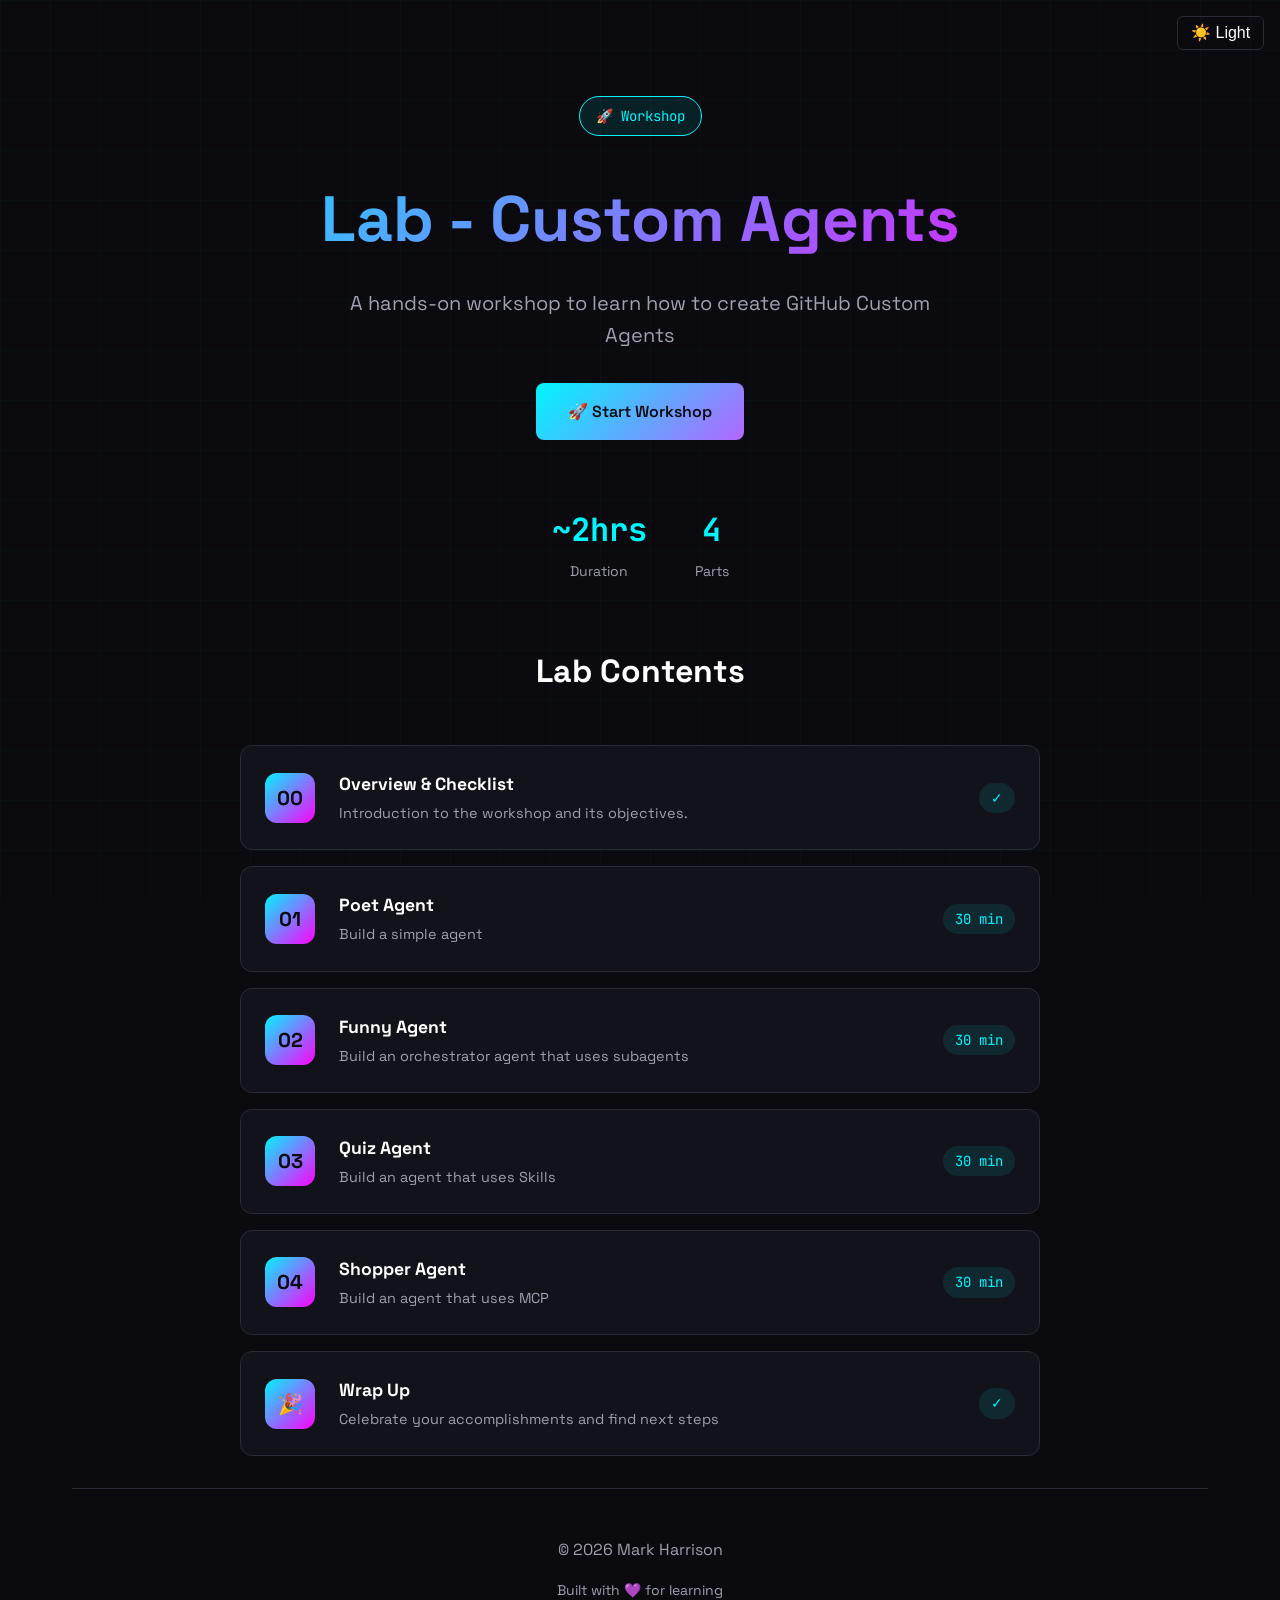
<file: docs/index.html>
<!doctype html>
<html lang="en" translate="no" class="notranslate">
  <head>
    <meta charset="UTF-8" />
    <meta name="viewport" content="width=device-width, initial-scale=1.0" />
    <meta http-equiv="Content-Language" content="en" />
    <meta name="google" content="notranslate" />
    <title>Lab Custom Agents</title>
    <link rel="icon" href="img/favicon.ico" sizes="any" />
    <link rel="preconnect" href="https://fonts.googleapis.com" />
    <link rel="preconnect" href="https://fonts.gstatic.com" crossorigin />
    <link
      href="https://fonts.googleapis.com/css2?family=JetBrains+Mono:wght@400;700&family=Space+Grotesk:wght@400;500;700&display=swap"
      rel="stylesheet"
    />
    <link rel="stylesheet" href="css/styles.css" />
    <link rel="stylesheet" href="css/light-theme.css" />
    <script type="module" src="js/theme-toggle.js"></script>
  </head>
  <body>
    <div style="position: fixed; top: 1rem; right: 1rem; z-index: 1000">
      <button class="theme-toggle">&#9728;&#65039; Light</button>
    </div>
    <div class="container">
      <!-- Hero -->
      <section class="hero">
        <span class="hero-badge">&#128640; Workshop</span>
        <h1>Lab - Custom Agents</h1>
        <p class="hero-subtitle">
          A hands-on workshop to learn how to create GitHub Custom Agents
        </p>
        <div class="hero-cta">
          <a href="step.html?step=00-overview" class="btn btn-primary">
            &#128640; Start Workshop
          </a>
        </div>
        <div class="stats">
          <div class="stat">
            <div class="stat-value">~2hrs</div>
            <div class="stat-label">Duration</div>
          </div>
          <div class="stat">
            <div class="stat-value">4</div>
            <div class="stat-label">Parts</div>
          </div>
        </div>
      </section>
      <section class="workshop">
        <h2 class="section-title">Lab Contents</h2>
        <div class="parts-list">
          <a href="step.html?step=00-overview" class="part-card">
            <div class="part-number">00</div>
            <div class="part-content">
              <h3>Overview & Checklist</h3>
              <p>Introduction to the workshop and its objectives.</p>
            </div>
            <span class="part-time">&#10003;</span>
          </a>
          <a href="step.html?step=01-poet" class="part-card">
            <div class="part-number">01</div>
            <div class="part-content">
              <h3>Poet Agent</h3>
              <p>Build a simple agent</p>
            </div>
            <span class="part-time">30 min</span>
          </a>
          <a href="step.html?step=02-funny" class="part-card">
            <div class="part-number">02</div>
            <div class="part-content">
              <h3>Funny Agent</h3>
              <p>Build an orchestrator agent that uses subagents</p>
            </div>
            <span class="part-time">30 min</span>
          </a>
          <a href="step.html?step=03-quiz" class="part-card">
            <div class="part-number">03</div>
            <div class="part-content">
              <h3>Quiz Agent</h3>
              <p>Build an agent that uses Skills</p>
            </div>
            <span class="part-time">30 min</span>
          </a>
          <a href="step.html?step=04-shopper" class="part-card">
            <div class="part-number">04</div>
            <div class="part-content">
              <h3>Shopper Agent</h3>
              <p>Build an agent that uses MCP</p>
            </div>
            <span class="part-time">30 min</span>
          </a>
          <a href="step.html?step=05-complete" class="part-card">
            <div class="part-number">&#127881;</div>
            <div class="part-content">
              <h3>Wrap Up</h3>
              <p>Celebrate your accomplishments and find next steps</p>
            </div>
            <span class="part-time">&#10003;</span>
          </a>
        </div>
      </section>
    </div>

    <!-- Prerequisites -->
    <!-- <section class="prereqs">
      <div class="container">
        <h2 class="section-title">Prerequisites</h2>
        <div class="prereqs-grid">
          <div class="prereq-item">
            <span class="prereq-check">&#10003;</span>
            <span>VS Code</span>
          </div>
          <div class="prereq-item">
            <span class="prereq-check">&#10003;</span>
            <span>GitHub Copilot</span>
          </div>
          <div class="prereq-item">
            <span class="prereq-check">&#10003;</span>
            <span>Git installed</span>
          </div>
          <div class="prereq-item">
            <span class="prereq-check">&#10003;</span>
            <span>Node.js / Python</span>
          </div>
        </div>
      </div>
    </section> -->

    <div class="container">
      <!-- Footer -->
      <footer>
        <div class="footer-links">
          <a href="https://markharrison.uk">&copy; 2026 Mark Harrison</a>
        </div>
        <p class="footer-credit">Built with &#128156; for learning</p>
      </footer>
    </div>
  </body>
</html>
</file>
<file: docs/css/styles.css>
:root {
    --bg-dark: #0a0a0f;
    --bg-card: #12121a;
    --neon-cyan: #00f5ff;
    --neon-magenta: #ff00ff;
    --neon-purple: #b366ff;
    --text-primary: #ffffff;
    --text-secondary: #a0a0b0;
    --border-color: #2a2a3a;
}

* {
    margin: 0;
    padding: 0;
    box-sizing: border-box;
}

body {
    font-family: 'Space Grotesk', sans-serif;
    background: var(--bg-dark);
    color: var(--text-primary);
    line-height: 1.6;
    min-height: 100vh;
}

/* Animated grid background */
body::before {
    content: '';
    position: fixed;
    top: 0;
    left: 0;
    width: 100%;
    height: 100%;
    background: 
        linear-gradient(90deg, rgba(0,245,255,0.03) 1px, transparent 1px),
        linear-gradient(rgba(0,245,255,0.03) 1px, transparent 1px);
    background-size: 50px 50px;
    pointer-events: none;
    z-index: -1;
}

.container {
    max-width: 1200px;
    margin: 0 auto;
    padding: 0 2rem;
}

/* Hero Section */
.hero {
    padding: 6rem 0 2rem;
    text-align: center;
    position: relative;
}

.hero-badge {
    display: inline-block;
    padding: 0.5rem 1rem;
    background: rgba(0,245,255,0.1);
    border: 1px solid var(--neon-cyan);
    border-radius: 50px;
    font-size: 0.875rem;
    color: var(--neon-cyan);
    margin-bottom: 2rem;
    font-family: 'JetBrains Mono', monospace;
}

.hero h1 {
    font-size: clamp(2.5rem, 6vw, 4rem);
    font-weight: 700;
    margin-bottom: 1rem;
    background: linear-gradient(135deg, var(--neon-cyan), var(--neon-magenta));
    -webkit-background-clip: text;
    -webkit-text-fill-color: transparent;
    background-clip: text;
}

.hero-subtitle {
    font-size: 1.25rem;
    color: var(--text-secondary);
    max-width: 600px;
    margin: 0 auto 2rem;
}

.hero-cta {
    display: flex;
    gap: 1rem;
    justify-content: center;
    flex-wrap: wrap;
}

.btn {
    display: inline-flex;
    align-items: center;
    gap: 0.5rem;
    padding: 1rem 2rem;
    border-radius: 8px;
    font-weight: 600;
    text-decoration: none;
    transition: all 0.3s ease;
    font-size: 1rem;
}

.btn-primary {
    background: linear-gradient(135deg, var(--neon-cyan), var(--neon-purple));
    color: var(--bg-dark);
}

.btn-primary:hover {
    transform: translateY(-2px);
    box-shadow: 0 10px 40px rgba(0,245,255,0.3);
}

.btn-secondary {
    background: transparent;
    border: 2px solid var(--border-color);
    color: var(--text-primary);
}

.btn-secondary:hover {
    border-color: var(--neon-cyan);
    color: var(--neon-cyan);
}

/* Stats */
.stats {
    display: flex;
    justify-content: center;
    gap: 3rem;
    margin-top: 4rem;
    flex-wrap: wrap;
}

.stat {
    text-align: center;
}

.stat-value {
    font-size: 2rem;
    font-weight: 700;
    color: var(--neon-cyan);
    font-family: 'JetBrains Mono', monospace;
}

.stat-label {
    font-size: 0.875rem;
    color: var(--text-secondary);
    margin-top: 0.25rem;
}

/* Features Section */
.features {
    padding: 4rem 0;
}

.section-title {
    font-size: 2rem;
    text-align: center;
    margin-bottom: 3rem;
}

.features-grid {
    display: grid;
    grid-template-columns: repeat(auto-fit, minmax(280px, 1fr));
    gap: 1.5rem;
}

.feature-card {
    background: var(--bg-card);
    border: 1px solid var(--border-color);
    border-radius: 12px;
    padding: 2rem;
    transition: all 0.3s ease;
}

.feature-card:hover {
    border-color: var(--neon-cyan);
    transform: translateY(-4px);
}

.feature-icon {
    font-size: 2.5rem;
    margin-bottom: 1rem;
}

.feature-card h3 {
    font-size: 1.25rem;
    margin-bottom: 0.5rem;
}

.feature-card p {
    color: var(--text-secondary);
    font-size: 0.95rem;
}

/* Workshop Parts */
.workshop {
    padding: 2rem 0;
}

.parts-list {
    display: flex;
    flex-direction: column;
    gap: 1rem;
    max-width: 800px;
    margin: 0 auto;
}

.part-card {
    display: flex;
    align-items: center;
    gap: 1.5rem;
    background: var(--bg-card);
    border: 1px solid var(--border-color);
    border-radius: 12px;
    padding: 1.5rem;
    text-decoration: none;
    color: inherit;
    transition: all 0.3s ease;
}

.part-card:hover {
    border-color: var(--neon-magenta);
    background: rgba(255,0,255,0.05);
}

.part-number {
    width: 50px;
    height: 50px;
    display: flex;
    align-items: center;
    justify-content: center;
    background: linear-gradient(135deg, var(--neon-cyan), var(--neon-magenta));
    border-radius: 12px;
    font-weight: 700;
    font-size: 1.25rem;
    color: var(--bg-dark);
    flex-shrink: 0;
}

.part-content {
    flex: 1;
}

.part-content h3 {
    font-size: 1.1rem;
    margin-bottom: 0.25rem;
}

.part-content p {
    color: var(--text-secondary);
    font-size: 0.9rem;
}

.part-time {
    font-family: 'JetBrains Mono', monospace;
    font-size: 0.875rem;
    color: var(--neon-cyan);
    padding: 0.25rem 0.75rem;
    background: rgba(0,245,255,0.1);
    border-radius: 50px;
}

/* Prerequisites */
.prereqs {
    padding: 4rem 0;
    background: var(--bg-card);
}

.prereqs-grid {
    display: grid;
    grid-template-columns: repeat(auto-fit, minmax(200px, 1fr));
    gap: 1rem;
    max-width: 800px;
    margin: 0 auto;
}

.prereq-item {
    display: flex;
    align-items: center;
    gap: 0.75rem;
    padding: 1rem;
    background: var(--bg-dark);
    border-radius: 8px;
}

.prereq-check {
    color: var(--neon-cyan);
    font-size: 1.25rem;
}

/* Footer */
footer {
    padding: 3rem 0;
    text-align: center;
    border-top: 1px solid var(--border-color);
}

.footer-links {
    display: flex;
    justify-content: center;
    gap: 2rem;
    margin-bottom: 1rem;
    flex-wrap: wrap;
}

.footer-links a {
    color: var(--text-secondary);
    text-decoration: none;
    transition: color 0.3s ease;
}

.footer-links a:hover {
    color: var(--neon-cyan);
}

.footer-credit {
    color: var(--text-secondary);
    font-size: 0.875rem;
}

/* Responsive */
@media (max-width: 768px) {
    .hero {
        padding: 4rem 0 3rem;
    }

    .stats {
        gap: 2rem;
    }

    .part-card {
        flex-direction: column;
        text-align: center;
    }

    .part-time {
        margin-top: 0.5rem;
    }
}
</file>
<file: docs/css/light-theme.css>
html[data-theme="light"] {
    --bg-dark: #f5f5f7;
    --bg-card: #ffffff;
    --bg-code: #f0f0f5;
    --neon-cyan: #0077b6;
    --neon-magenta: #c2185b;
    --neon-purple: #7b1fa2;
    --text-primary: #1a1a2e;
    --text-secondary: #555570;
    --border-color: #d0d0dd;
    --success-green: #2e7d32;
    --warning-yellow: #f9a825;
}

html[data-theme="light"] body::before {
    background:
        linear-gradient(90deg, rgba(0,119,182,0.05) 1px, transparent 1px),
        linear-gradient(rgba(0,119,182,0.05) 1px, transparent 1px);
}

html[data-theme="light"] .hero::before {
    background: radial-gradient(ellipse at 50% 0%, rgba(0,119,182,0.15), transparent 70%);
}

html[data-theme="light"] .header {
    background: rgba(245,245,247,0.95);
}

html[data-theme="light"] code,
html[data-theme="light"] pre {
    background: var(--bg-code);
    color: #1a1a2e;
}

html[data-theme="light"] .diagram-block-wrapper pre,
html[data-theme="light"] .diagram-block-wrapper pre code {
    background: transparent;
}

html[data-theme="light"] .btn-secondary {
    border-color: var(--border-color);
    color: var(--text-primary);
}

html[data-theme="light"] .btn-secondary:hover {
    background: rgba(0,119,182,0.1);
    border-color: var(--neon-cyan);
}

html[data-theme="light"] .copy-code-btn:hover,
html[data-theme="light"] .copy-code-btn:focus-visible,
html[data-theme="light"] .image-enlarge-btn:hover,
html[data-theme="light"] .image-enlarge-btn:focus-visible {
    background: var(--neon-cyan);
    color: #ffffff;
    box-shadow: 0 0 0 1px rgba(0, 119, 182, 0.2);
}

html[data-theme="light"] .card {
    box-shadow: 0 2px 8px rgba(0,0,0,0.08);
}

.theme-toggle {
    background: none;
    border: 1px solid var(--border-color);
    color: var(--text-primary);
    cursor: pointer;
    padding: 0.4rem 0.8rem;
    border-radius: 6px;
    font-size: 1rem;
    transition: all 0.3s ease;
    display: inline-flex;
    align-items: center;
    gap: 0.4rem;
}

.theme-toggle:hover {
    border-color: var(--neon-cyan);
    color: var(--neon-cyan);
}
</file>
